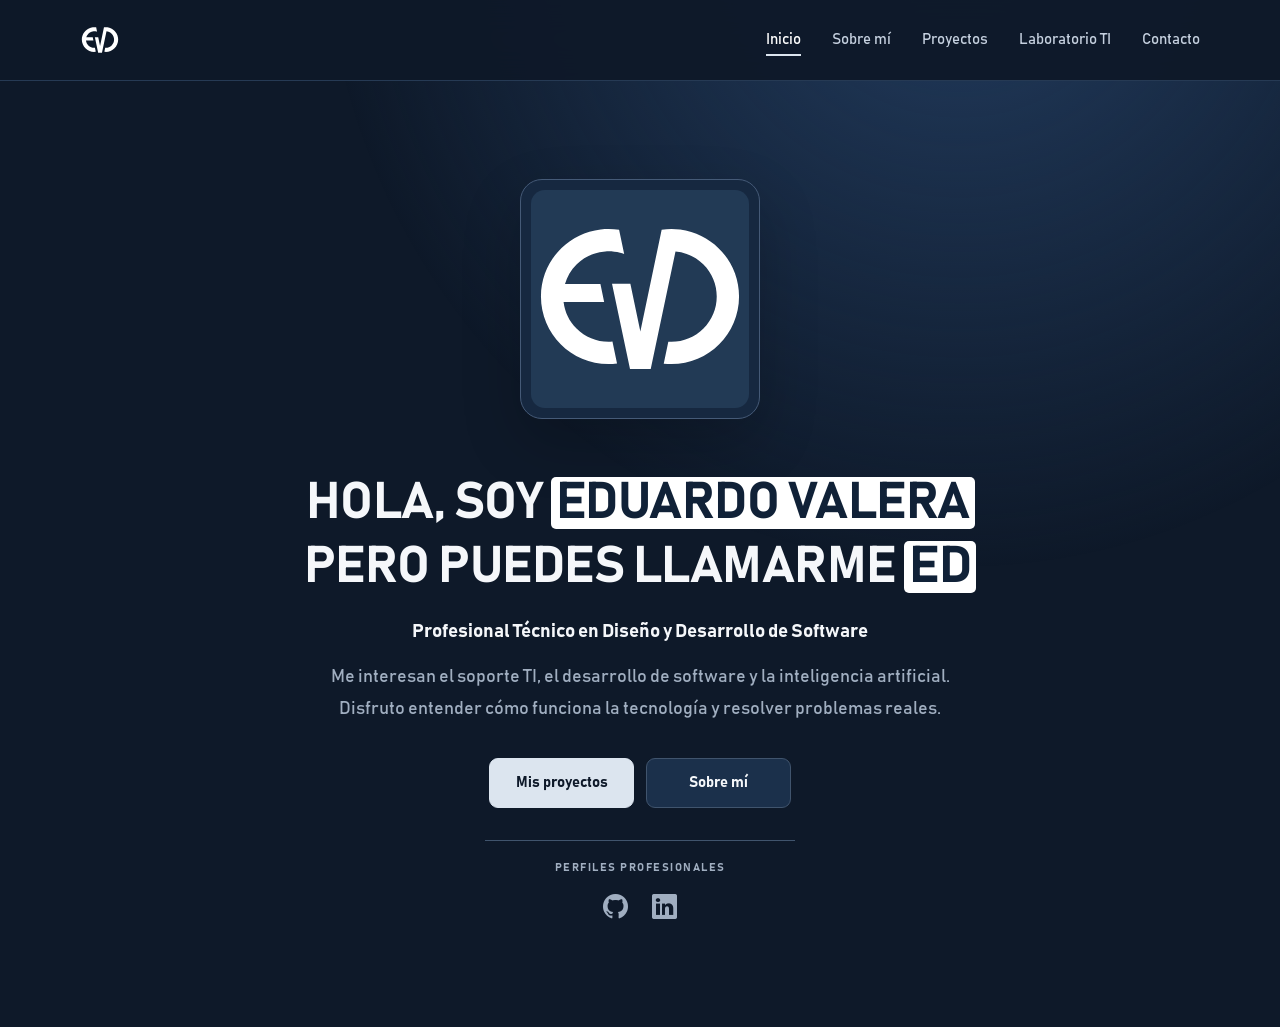
<file: index.html>
<!doctype html>
<html lang="es">

<head>
    <meta charset="utf-8">
    <meta name="viewport" content="width=device-width,initial-scale=1">
    <meta name="theme-color" content="#101e31">
    <meta name="description" content="Portafolio de Eduardo Valera: soporte TI, desarrollo de software y tecnología.">
    <title>Inicio | EdValera</title>

    <link rel="icon" type="image/svg+xml" href="/assets/images/logoed-favicon.svg">
    <link rel="stylesheet" href="/assets/css/styles.css">
    <link rel="stylesheet" href="https://cdn.jsdelivr.net/npm/bootstrap-icons@1.13.1/font/bootstrap-icons.min.css">

    <script defer src="/assets/js/site.js"></script>
</head>

<body>
     <a class="skip-link" href="#contenido">Saltar al contenido</a>
     
    <!-- Encabezado -->
    <header class="site-header">
        <div class="container header-inner">
            <a class="brand" href="/" aria-label="EdValera, ir al inicio">
                <img src="/assets/images/logoed.svg" alt="" width="44" height="44">
            </a>

            <button class="menu-toggle" type="button" aria-label="Abrir menú" aria-controls="main-nav"
                aria-expanded="false">
                <span></span>
                <span></span>
                <span></span>
            </button>

            <!-- Navegación -->
            <nav id="main-nav" class="main-nav" aria-label="Navegación principal">
                <a href="/" aria-current="page">Inicio</a>
                <a href="/sobre-mi/">Sobre mí</a>
                <a href="/proyectos/">Proyectos</a>
                <a href="/laboratorio-ti/">Laboratorio TI</a>
                <a href="/contacto/">Contacto</a>
            </nav>
        </div>
    </header>

    <main id="contenido">

        <!-- Inicio -->
        <section class="hero section">
            <div class="container hero-layout">

                <div class="hero-portrait">
                    <div class="photo-wrap">
                        <img src="/assets/images/logoed.svg" alt="Retrato de Eduardo Valera">
                    </div>
                </div>

                <div class="hero-copy">
                    <h1>
                        Hola, soy <span class="hero-highlight">Eduardo Valera</span><br>
                        <span>Pero puedes llamarme</span>
                        <span class="hero-highlight">Ed</span>
                    </h1>

                    <p class="hero-role">Profesional Técnico en Diseño y Desarrollo de Software</p>

                    <p class="lead">
                        Me interesan el soporte TI, el desarrollo de software y la inteligencia artificial.
                        Disfruto entender cómo funciona la tecnología y resolver problemas reales.
                    </p>

                    <div class="actions">
                        <a class="button primary" href="/proyectos/">
                            Mis proyectos
                        </a>

                        <a class="button quiet" href="/sobre-mi/">
                            Sobre mí
                        </a>
                    </div>

                    <!-- Redes sociales -->
                    <div class="social-section">
                        <span class="social-label">
                            PERFILES PROFESIONALES
                        </span>

                        <div class="hero-links">
                            <a href="https://github.com/edvalera" target="_blank" rel="noopener noreferrer"
                                aria-label="Visitar mi perfil de GitHub">
                                <i class="bi bi-github" aria-hidden="true"></i>
                            </a>

                            <a href="https://www.linkedin.com/in/edvalera/" target="_blank" rel="noopener noreferrer"
                                aria-label="Visitar mi perfil de LinkedIn">
                                <i class="bi bi-linkedin" aria-hidden="true"></i>
                            </a>
                        </div>
                    </div>

                </div>
            </div>
        </section>

    </main>

</body>

</html>
</file>
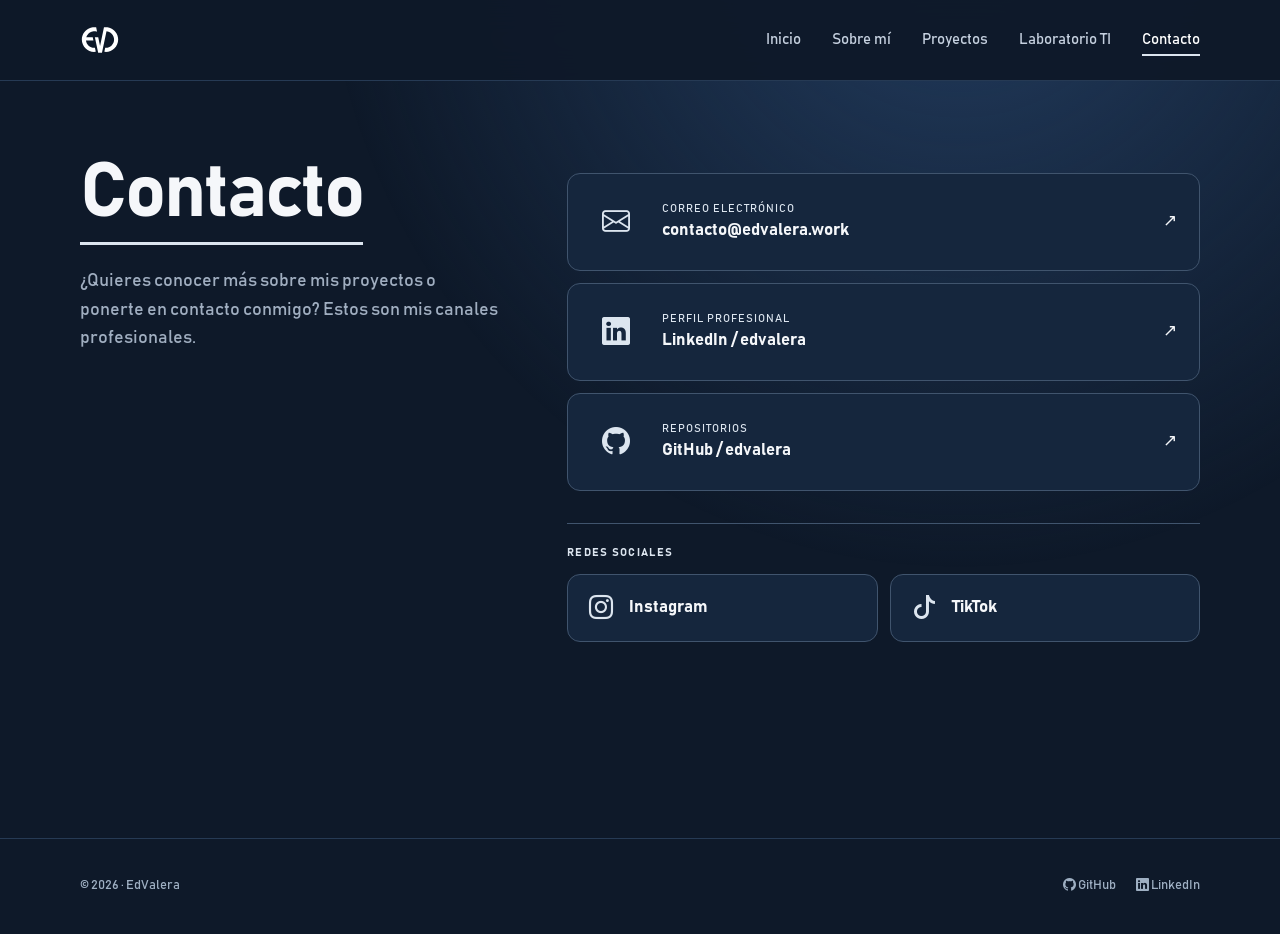
<file: contacto/index.html>
<!doctype html>
<html lang="es">

<head>
    <meta charset="utf-8">
    <meta name="viewport" content="width=device-width,initial-scale=1">
    <meta name="theme-color" content="#101e31">
    <meta name="description" content="Contacto profesional de Eduardo Valera: correo, LinkedIn y GitHub.">
    <title>Contacto | EdValera</title>

    <link rel="icon" type="image/svg+xml" href="/assets/images/logoed-favicon.svg">
    <link rel="stylesheet" href="/assets/css/styles.css">
    <link rel="stylesheet" href="https://cdn.jsdelivr.net/npm/bootstrap-icons@1.13.1/font/bootstrap-icons.min.css">

    <script defer src="/assets/js/site.js"></script>
</head>

<body>
    <a class="skip-link" href="#contenido">Saltar al contenido</a>

    <!-- Encabezado -->
    <header class="site-header">
        <div class="container header-inner">
            <a class="brand" href="/" aria-label="EdValera, ir al inicio">
                <img src="/assets/images/logoed.svg" alt="" width="44" height="44">
            </a>

            <button class="menu-toggle" type="button" aria-label="Abrir menú" aria-controls="main-nav"
                aria-expanded="false">
                <span></span>
                <span></span>
                <span></span>
            </button>

            <!-- Navegación -->
            <nav id="main-nav" class="main-nav" aria-label="Navegación principal">
                <a href="/">Inicio</a>
                <a href="/sobre-mi/">Sobre mí</a>
                <a href="/proyectos/">Proyectos</a>
                <a href="/laboratorio-ti/">Laboratorio TI</a>
                <a href="/contacto/" aria-current="page">Contacto</a>
            </nav>
        </div>
    </header>

    <main id="contenido">

        <!-- Contacto -->
        <section class="section compact-top">
            <div class="container contact-layout">

                <div class="page-intro">
                    <h1>Contacto</h1>

                    <p>¿Quieres conocer más sobre mis proyectos o ponerte en contacto conmigo? Estos son mis canales
                        profesionales.</p>
                </div>

                <!-- Opciones de contacto -->
                <div class="contact-options">

                    <a class="contact-option" id="contact-email">
                        <span class="contact-symbol">
                            <i class="bi bi-envelope"></i>
                        </span>

                        <span>
                            <small>CORREO ELECTRÓNICO</small>
                            <strong id="contact-email-text">Correo electrónico</strong>
                        </span>

                        <span>↗</span>
                    </a>

                    <a class="contact-option" href="https://www.linkedin.com/in/edvalera/" target="_blank"
                        rel="noopener noreferrer">
                        <span class="contact-symbol">
                            <i class="bi bi-linkedin"></i>
                        </span>

                        <span>
                            <small>PERFIL PROFESIONAL</small>
                            <strong>LinkedIn / edvalera</strong>
                        </span>

                        <span>↗</span>
                    </a>

                    <a class="contact-option" href="https://github.com/edvalera" target="_blank"
                        rel="noopener noreferrer">
                        <span class="contact-symbol">
                            <i class="bi bi-github"></i>
                        </span>

                        <span>
                            <small>REPOSITORIOS</small>
                            <strong>GitHub / edvalera</strong>
                        </span>

                        <span>↗</span>
                    </a>

                    <!-- Redes sociales -->
                    <div class="contact-social">
                        <span class="mini-label">REDES SOCIALES</span>

                        <div class="contact-social-grid">

                            <a class="contact-option" href="https://www.instagram.com/edvalera.work/" target="_blank" rel="noopener noreferrer">

                                <span class="contact-symbol">
                                    <i class="bi bi-instagram" aria-hidden="true"></i>
                                </span>

                                <span>
                                    <strong>Instagram</strong>
                                </span>

                            </a>

                            <a class="contact-option" href="https://www.tiktok.com/@edvalera.work" target="_blank" rel="noopener noreferrer">

                                <span class="contact-symbol">
                                    <i class="bi bi-tiktok" aria-hidden="true"></i>
                                </span>

                                <span>
                                    <strong>TikTok</strong>
                                </span>

                            </a>

                        </div>
                    </div>

                </div>
            </div>
        </section>


    </main>

    <!-- Pie de página -->
    <footer class="site-footer">
        <div class="container footer-inner">
            <span>© <span id="year"></span> · EdValera</span>

            <div>
                <a href="https://github.com/edvalera" target="_blank" rel="noopener noreferrer">
                    <i class="bi bi-github"></i> GitHub
                </a>

                <a href="https://www.linkedin.com/in/edvalera/" target="_blank" rel="noopener noreferrer">
                    <i class="bi bi-linkedin"></i> LinkedIn
                </a>
            </div>
        </div>
    </footer>
</body>

</html>
</file>
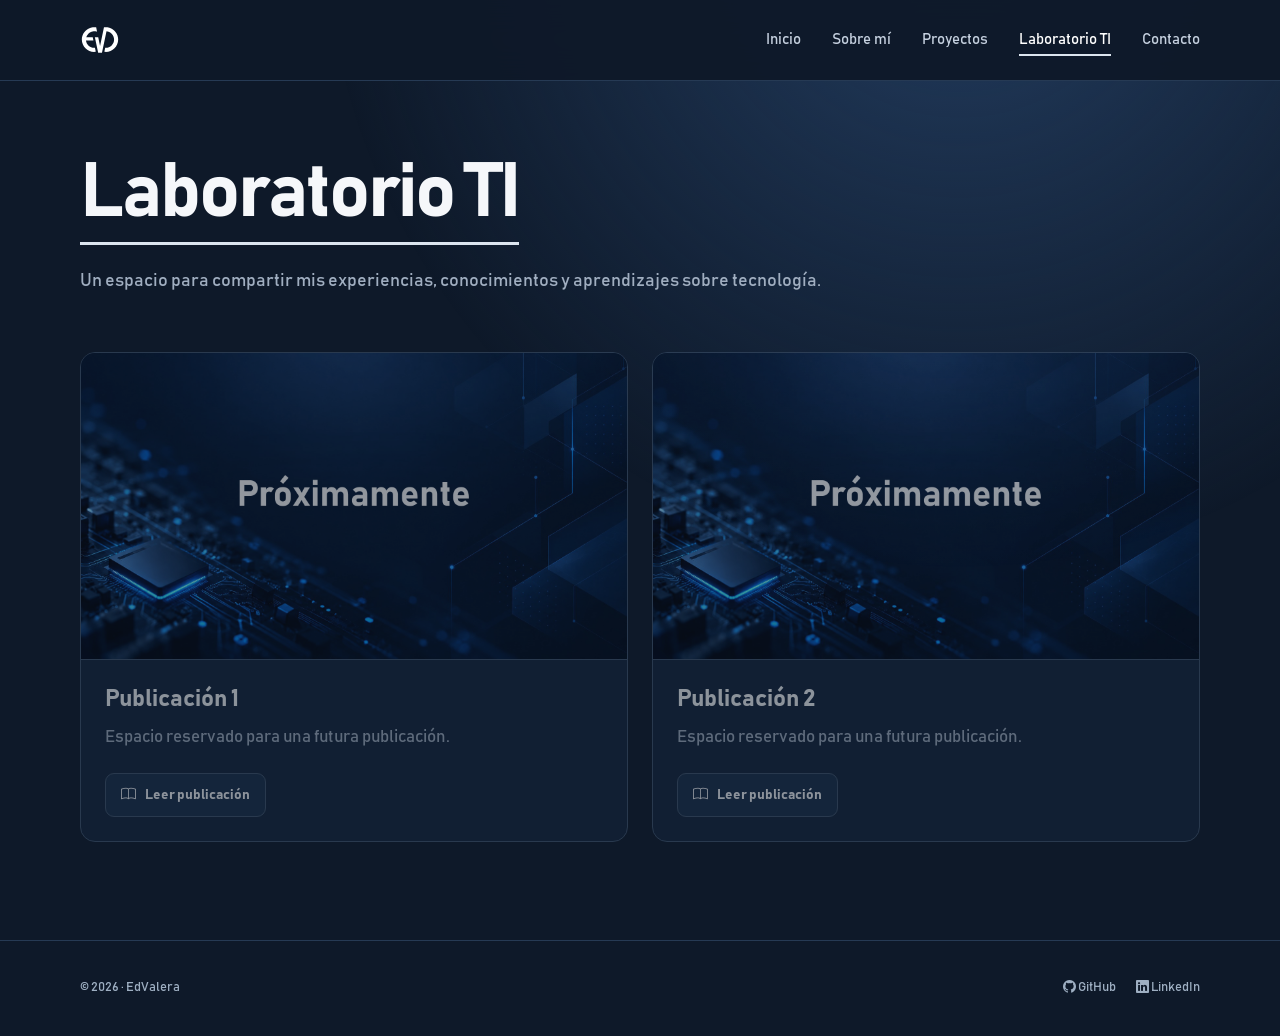
<file: laboratorio-ti/index.html>
<!doctype html>
<html lang="es">

<head>
    <meta charset="utf-8">
    <meta name="viewport" content="width=device-width,initial-scale=1">
    <meta name="theme-color" content="#101e31">
    <meta name="description" content="Experiencias, prácticas y aprendizajes sobre Tecnologías de la Información.">
    <title>Laboratorio TI | EdValera</title>

    <link rel="icon" type="image/svg+xml" href="/assets/images/logoed-favicon.svg">
    <link rel="stylesheet" href="/assets/css/styles.css">
    <link rel="stylesheet" href="https://cdn.jsdelivr.net/npm/bootstrap-icons@1.13.1/font/bootstrap-icons.min.css">

    <script defer src="/assets/js/site.js"></script>
</head>

<body>
    <a class="skip-link" href="#contenido">Saltar al contenido</a>

    <!-- Encabezado -->
    <header class="site-header">
        <div class="container header-inner">
            <a class="brand" href="/" aria-label="EdValera, ir al inicio">
                <img src="/assets/images/logoed.svg" alt="" width="44" height="44">
            </a>

            <button class="menu-toggle" type="button" aria-label="Abrir menú" aria-controls="main-nav"
                aria-expanded="false">
                <span></span>
                <span></span>
                <span></span>
            </button>

            <!-- Navegación -->
            <nav id="main-nav" class="main-nav" aria-label="Navegación principal">
                <a href="/">Inicio</a>
                <a href="/sobre-mi/">Sobre mí</a>
                <a href="/proyectos/">Proyectos</a>
                <a href="/laboratorio-ti/" aria-current="page">Laboratorio TI</a>
                <a href="/contacto/">Contacto</a>
            </nav>
        </div>
    </header>

    <main id="contenido">

        <!-- Laboratorio TI -->
        <section class="section compact-top">
            <div class="container">

                <div class="page-intro">
                    <h1>Laboratorio TI</h1>
                    <p>Un espacio para compartir mis experiencias, conocimientos y aprendizajes sobre tecnología.</p>
                </div>

                <div class="lab-grid">
                    <article class="lab-card">
                        <a class="lab-cover" href="/laboratorio-ti/publicacion-1/" tabindex="-1" aria-label="Leer Publicación 1"><img
                                src="/assets/images/laboratorio-ti/publicacion-1/portada.jpg"
                                alt="Portada de la publicación 1" loading="lazy"></a>
                        <div class="lab-card-body">
                            <h2><a href="/laboratorio-ti/publicacion-1/" tabindex="-1">Publicación 1</a></h2>
                            <p>Espacio reservado para una futura publicación.</p>
                            <a class="button quiet" href="/laboratorio-ti/publicacion-1/" tabindex="-1">
                                <i class="bi bi-book" aria-hidden="true"></i>Leer publicación
                            </a>
                        </div>
                    </article>
                    <article class="lab-card">
                        <a class="lab-cover" href="/laboratorio-ti/publicacion-2/" tabindex="-1" aria-label="Leer Publicación 2"><img
                                src="/assets/images/laboratorio-ti/publicacion-2/portada.jpg"
                                alt="Portada de la publicación 2" loading="lazy"></a>
                        <div class="lab-card-body">
                            <h2><a href="/laboratorio-ti/publicacion-2/" tabindex="-1">Publicación 2</a></h2>
                            <p>Espacio reservado para una futura publicación.</p>
                            <a class="button quiet" href="/laboratorio-ti/publicacion-2/" tabindex="-1">
                                <i class="bi bi-book" aria-hidden="true"></i>Leer publicación
                            </a>

                        </div>
                    </article>
                </div>
            </div>
        </section>

    </main>

    <!-- Pie de página -->
    <footer class="site-footer">
        <div class="container footer-inner">
            <span>© <span id="year"></span> · EdValera</span>

            <div>
                <a href="https://github.com/edvalera" target="_blank" rel="noopener noreferrer">
                    <i class="bi bi-github"></i> GitHub
                </a>

                <a href="https://www.linkedin.com/in/edvalera/" target="_blank" rel="noopener noreferrer">
                    <i class="bi bi-linkedin"></i> LinkedIn
                </a>
            </div>
        </div>
    </footer>
</body>

</html>
</file>
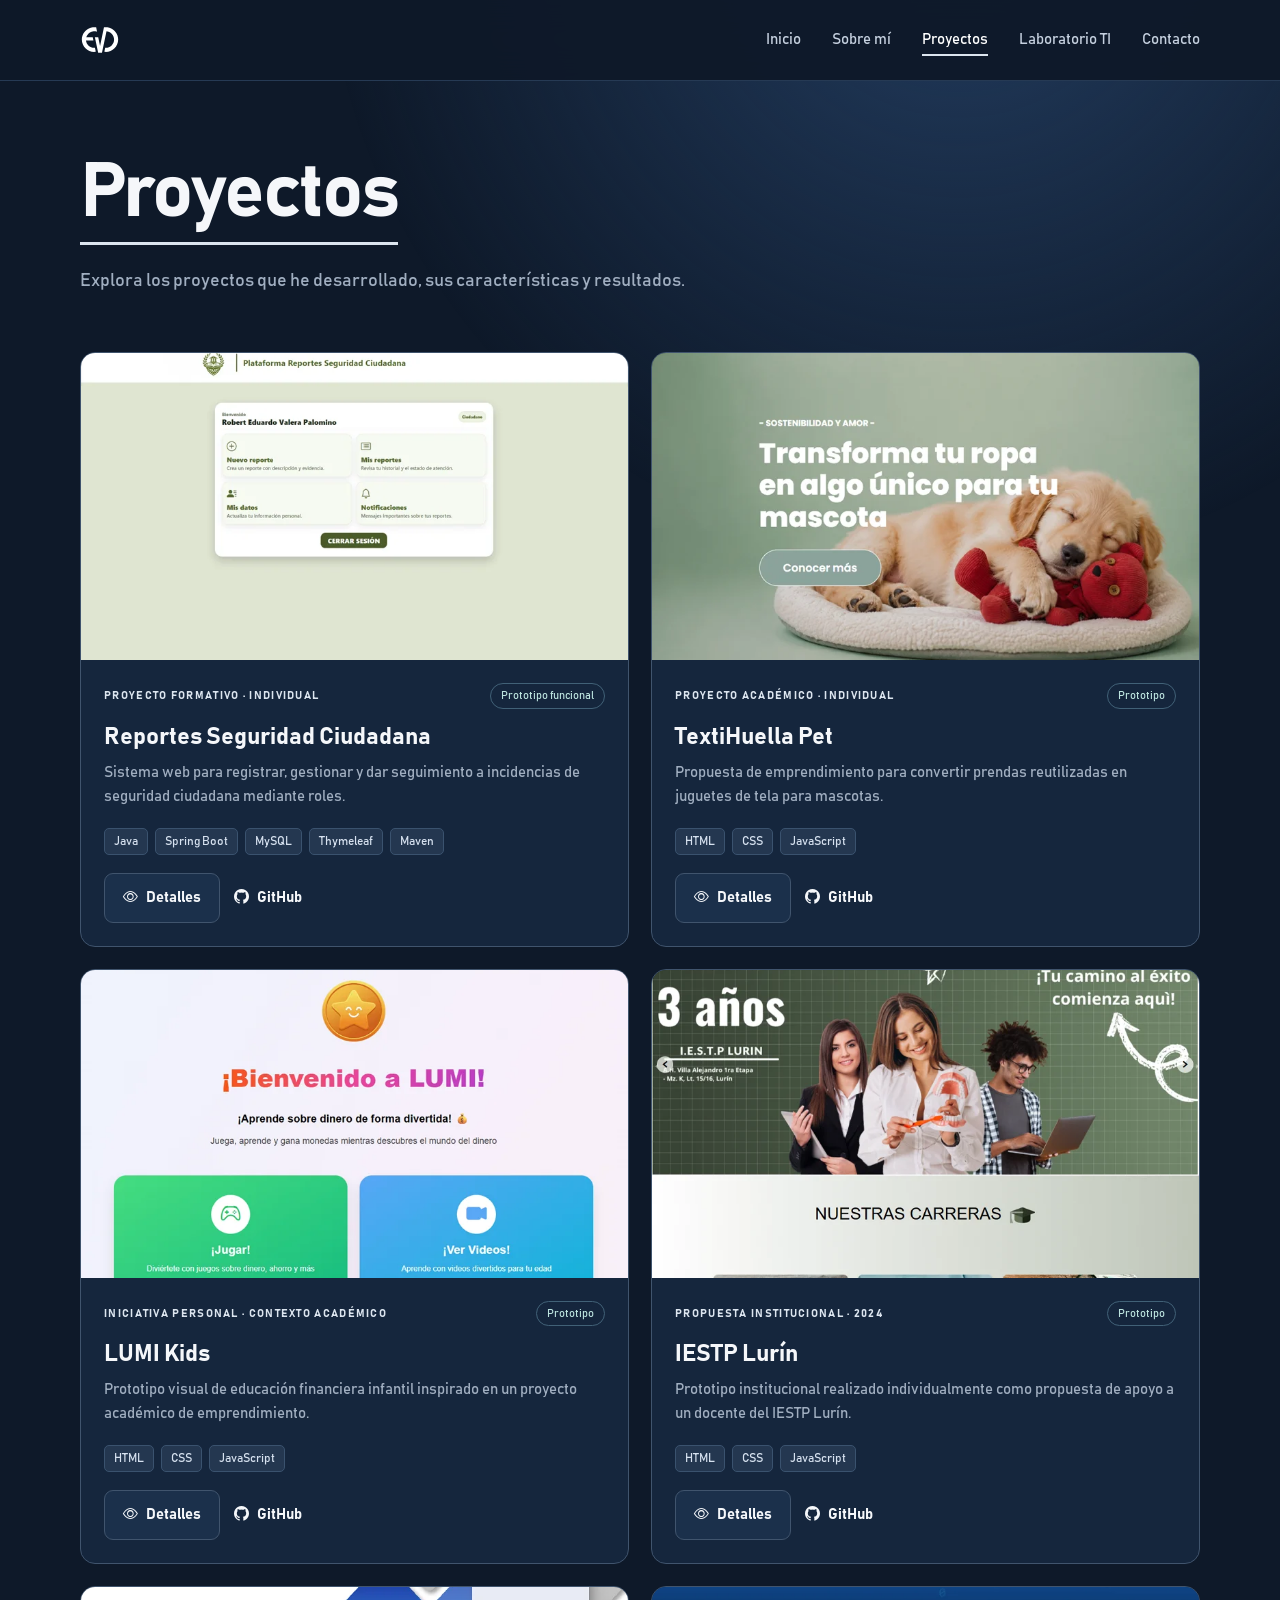
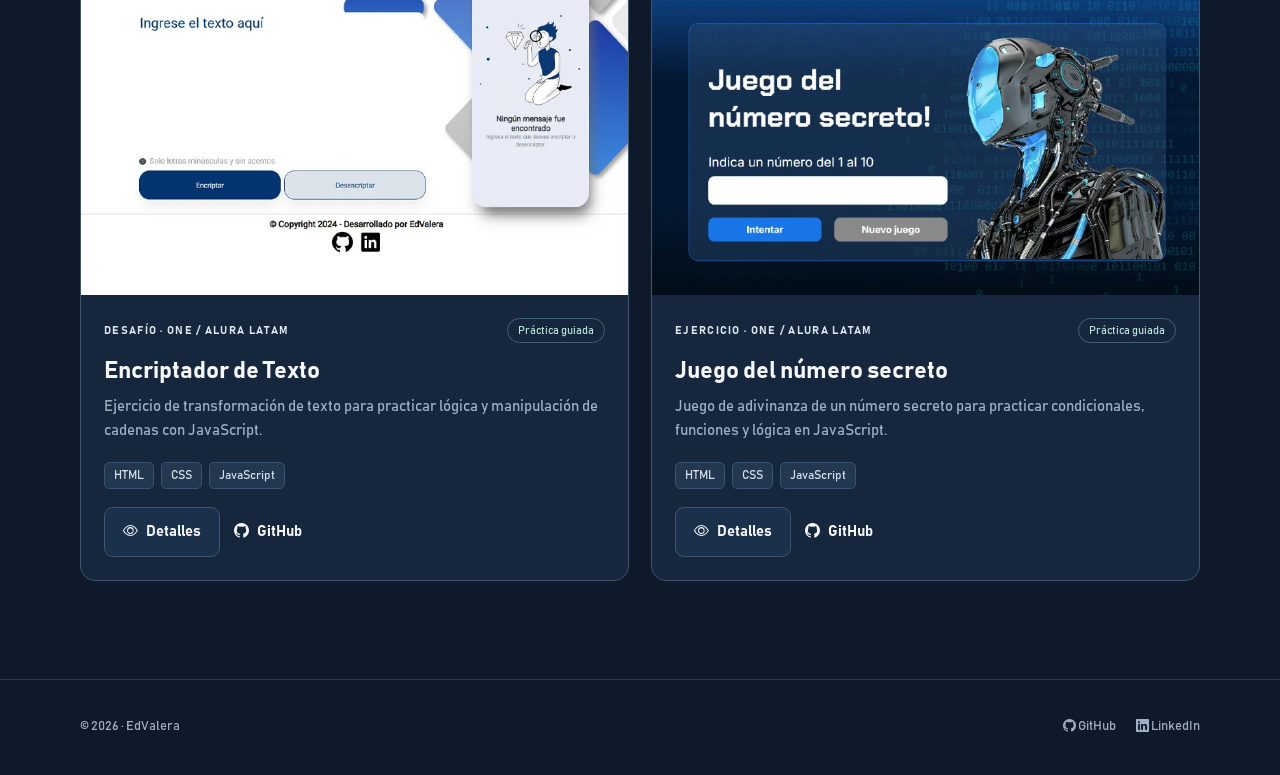
<file: proyectos/index.html>
<!doctype html>
<html lang="es">

<head>
    <meta charset="utf-8">
    <meta name="viewport" content="width=device-width,initial-scale=1">
    <meta name="theme-color" content="#101e31">
    <meta name="description" content="Proyectos de software y prácticas de aprendizaje de Eduardo Valera.">
    <title>Proyectos | EdValera</title>

    <link rel="icon" type="image/svg+xml" href="/assets/images/logoed-favicon.svg">
    <link rel="stylesheet" href="/assets/css/styles.css">
    <link rel="stylesheet" href="https://cdn.jsdelivr.net/npm/bootstrap-icons@1.13.1/font/bootstrap-icons.min.css">

    <script defer src="/assets/js/projects-data.js"></script>
    <script defer src="/assets/js/site.js"></script>
</head>

<body>
    <a class="skip-link" href="#contenido">Saltar al contenido</a>

    <!-- Encabezado -->
    <header class="site-header">
        <div class="container header-inner">
            <a class="brand" href="/" aria-label="EdValera, ir al inicio">
                <img src="/assets/images/logoed.svg" alt="" width="44" height="44">
            </a>

            <button class="menu-toggle" type="button" aria-label="Abrir menú" aria-controls="main-nav"
                aria-expanded="false">
                <span></span>
                <span></span>
                <span></span>
            </button>

            <!-- Navegación -->
            <nav id="main-nav" class="main-nav" aria-label="Navegación principal">
                <a href="/">Inicio</a>
                <a href="/sobre-mi/">Sobre mí</a>
                <a href="/proyectos/" aria-current="page">Proyectos</a>
                <a href="/laboratorio-ti/">Laboratorio TI</a>
                <a href="/contacto/">Contacto</a>
            </nav>
        </div>
    </header>

    <main id="contenido">

        <!-- Proyectos -->
        <section class="section compact-top">
            <div class="container">
                <div class="page-intro">
                    <h1>Proyectos</h1>
                    <p>Explora los proyectos que he desarrollado, sus características y resultados.</p>
                </div>

                <!-- Lista de proyectos -->
                <div class="projects-grid" id="projectsGrid"></div>

                <p class="empty-state" id="projectsEmpty" hidden>
                    No hay proyectos disponibles.
                </p>
            </div>
        </section>

        <!-- Detalles del proyecto -->
        <dialog class="project-dialog" id="projectDialog" aria-labelledby="dialogTitle">
            <button type="button" class="dialog-close" id="closeDialog" aria-label="Cerrar detalles">✕</button>
            <div id="dialogContent"></div>
        </dialog>

    </main>

    <!-- Pie de página -->
    <footer class="site-footer">
        <div class="container footer-inner">
            <span>© <span id="year"></span> · EdValera</span>

            <div>
                <a href="https://github.com/edvalera" target="_blank" rel="noopener noreferrer">
                    <i class="bi bi-github"></i> GitHub
                </a>

                <a href="https://www.linkedin.com/in/edvalera/" target="_blank" rel="noopener noreferrer">
                    <i class="bi bi-linkedin"></i> LinkedIn
                </a>
            </div>
        </div>
    </footer>
</body>

</html>
</file>
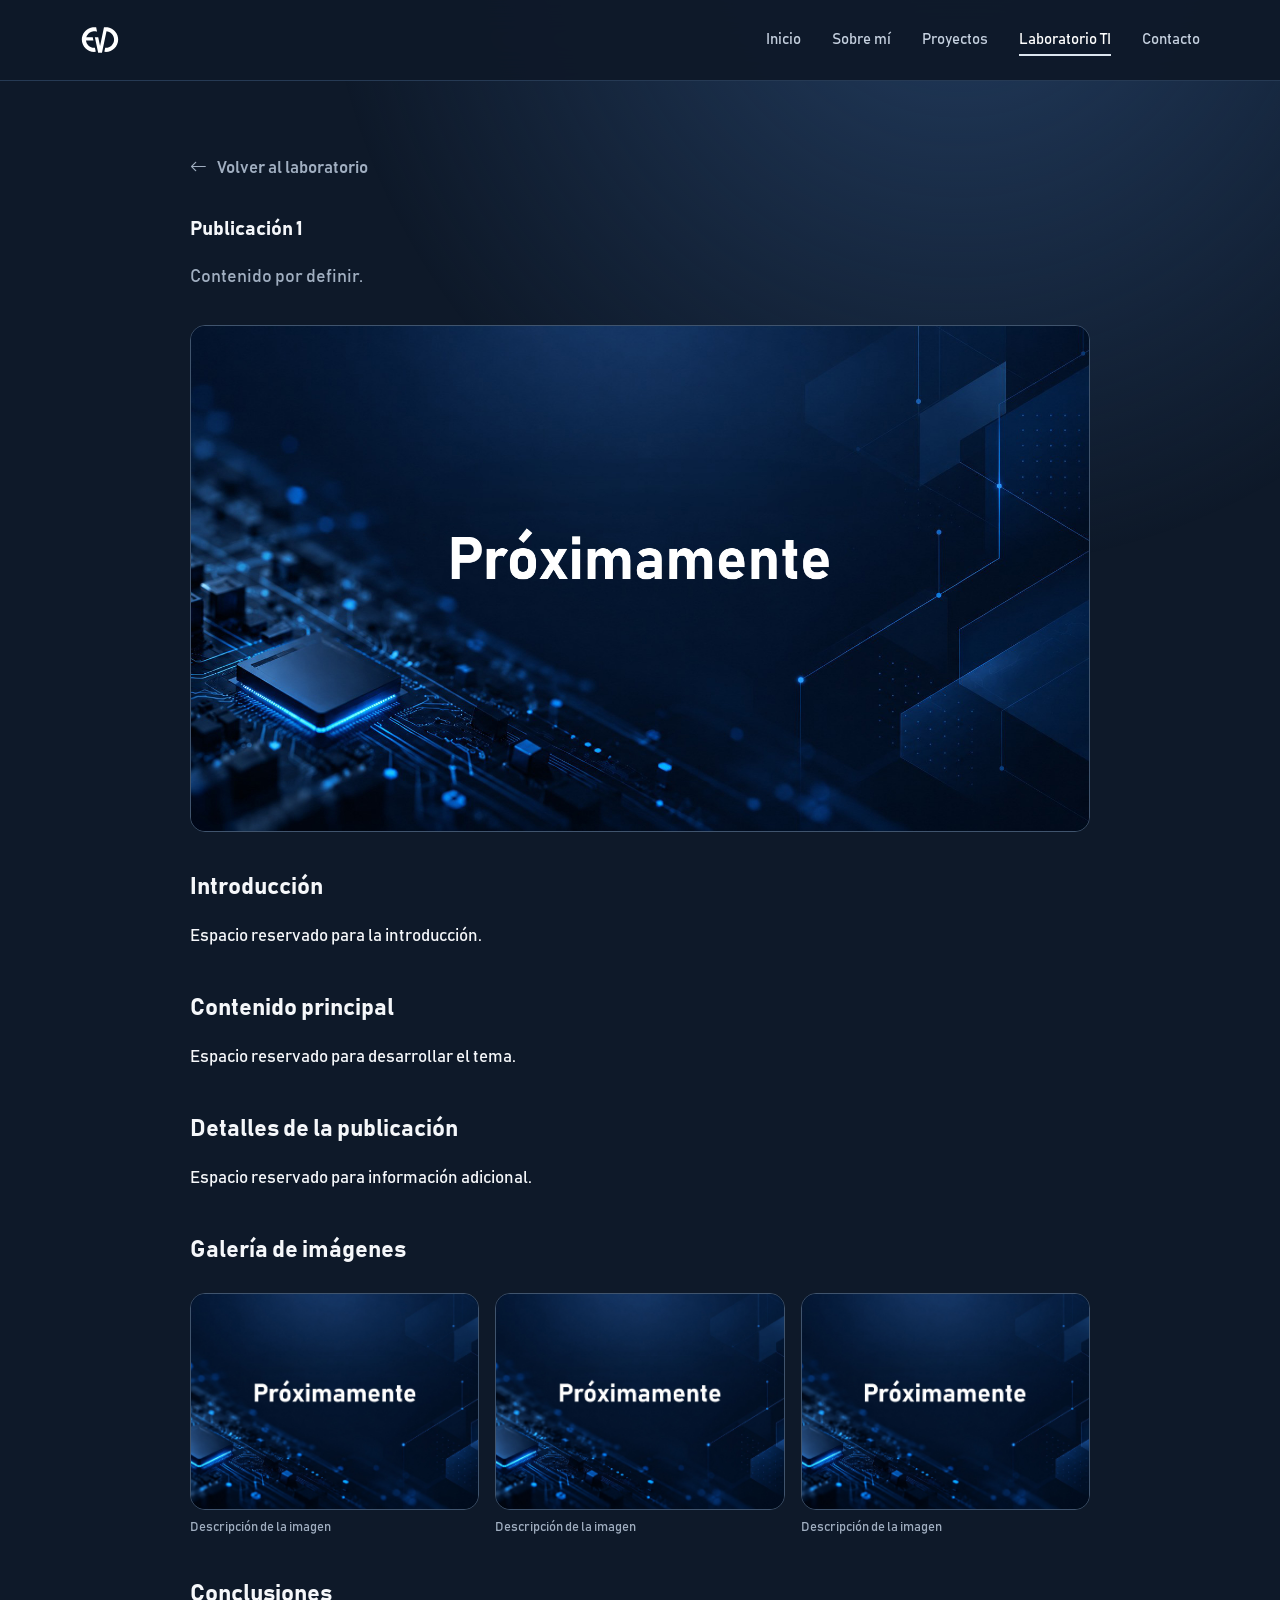
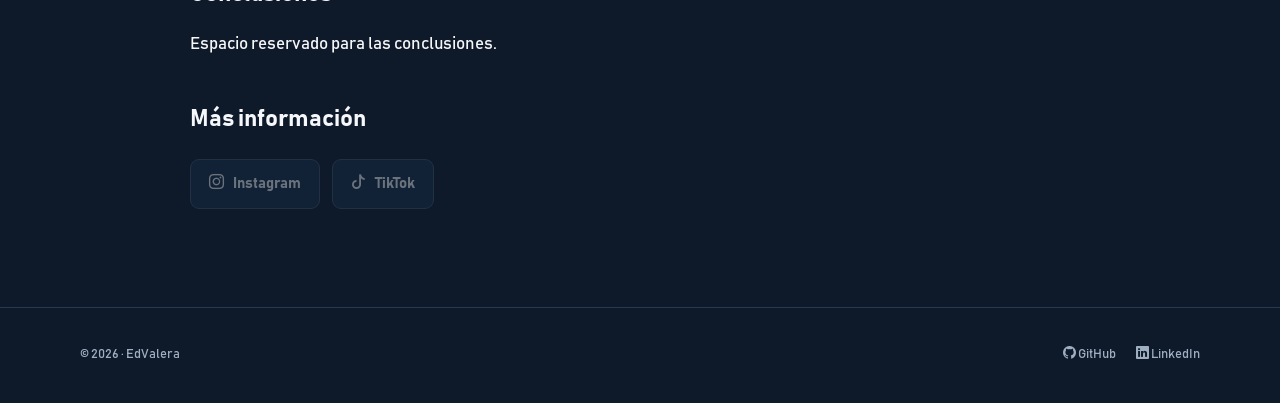
<file: laboratorio-ti/publicacion-1/index.html>
<!doctype html>
<html lang="es">

<head>
    <meta charset="utf-8">
    <meta name="viewport" content="width=device-width,initial-scale=1">
    <meta name="theme-color" content="#101e31">
    <meta name="description" content="Espacio para la publicación 1 del Laboratorio TI.">
    <title>Publicación 1 | EdValera</title>

    <link rel="icon" type="image/svg+xml" href="/assets/images/logoed-favicon.svg">
    <link rel="stylesheet" href="/assets/css/styles.css">
    <link rel="stylesheet" href="https://cdn.jsdelivr.net/npm/bootstrap-icons@1.13.1/font/bootstrap-icons.min.css">

    <script defer src="/assets/js/site.js"></script>
</head>

<body>
    <a class="skip-link" href="#contenido">Saltar al contenido</a>

    <!-- Encabezado -->
    <header class="site-header">
        <div class="container header-inner">
            <a class="brand" href="/" aria-label="EdValera, ir al inicio">
                <img src="/assets/images/logoed.svg" alt="" width="44" height="44">
            </a>

            <button class="menu-toggle" type="button" aria-label="Abrir menú" aria-controls="main-nav"
                aria-expanded="false">
                <span></span>
                <span></span>
                <span></span>
            </button>

            <!-- Navegación -->
            <nav id="main-nav" class="main-nav" aria-label="Navegación principal">
                <a href="/">Inicio</a>
                <a href="/sobre-mi/">Sobre mí</a>
                <a href="/proyectos/">Proyectos</a>
                <a href="/laboratorio-ti/" aria-current="page">Laboratorio TI</a>
                <a href="/contacto/">Contacto</a>
            </nav>
        </div>
    </header>

    <main id="contenido">


        <!-- Publicación 1: plantilla de contenido -->
        <section class="section compact-top">
            <div class="container">

                <article class="lab-article">

                    <a class="lab-back" href="/laboratorio-ti/">
                        <i class="bi bi-arrow-left" aria-hidden="true"></i>
                        Volver al laboratorio
                    </a>

                    <header class="lab-article-header">
                        <h1>Publicación 1</h1>

                        <p>Contenido por definir.</p>
                    </header>

                    <figure class="lab-article-cover">
                        <img src="/assets/images/laboratorio-ti/publicacion-1/portada.jpg"
                            alt="Imagen de ejemplo de la publicación 1">
                    </figure>

                    <div class="lab-article-content">

                        <h2>Introducción</h2>

                        <p>Espacio reservado para la introducción.</p>

                        <h2>Contenido principal</h2>

                        <p>Espacio reservado para desarrollar el tema.</p>

                        <h2>Detalles de la publicación</h2>

                        <p>Espacio reservado para información adicional.</p>

                        <!-- Galería de imágenes -->
                        <h2>Galería de imágenes</h2>

                        <div class="lab-gallery">

                            <figure>
                                <img src="/assets/images/laboratorio-ti/publicacion-1/galeria-1.jpg"
                                    alt="Imagen de ejemplo de la publicación 1" loading="lazy">
                                <figcaption>Descripción de la imagen</figcaption>
                            </figure>

                            <figure>
                                <img src="/assets/images/laboratorio-ti/publicacion-1/galeria-2.jpg"
                                    alt="Imagen de ejemplo de la publicación 1" loading="lazy">
                                <figcaption>Descripción de la imagen</figcaption>
                            </figure>

                            <figure>
                                <img src="/assets/images/laboratorio-ti/publicacion-1/galeria-3.jpg"
                                    alt="Imagen de ejemplo de la publicación 1" loading="lazy">
                                <figcaption>Descripción de la imagen</figcaption>
                            </figure>

                        </div>

                        <h2>Conclusiones</h2>
                        <p>Espacio reservado para las conclusiones.</p>

                        <div class="lab-video">
                            <h2>Más información</h2>
                            <div class="lab-social">
                                <!-- Agregar href="URL" -->
                                <a class="button quiet" target="_blank" rel="noopener noreferrer" aria-disabled="true">
                                    <i class="bi bi-instagram" aria-hidden="true"></i>
                                    Instagram
                                </a>
                                <a class="button quiet" target="_blank" rel="noopener noreferrer" aria-disabled="true">
                                    <i class="bi bi-tiktok" aria-hidden="true"></i>
                                    TikTok
                                </a>
                            </div>
                        </div>

                    </div>

                </article>

            </div>
        </section>
    </main>

    <!-- Pie de página -->
    <footer class="site-footer">
        <div class="container footer-inner">
            <span>© <span id="year"></span> · EdValera</span>

            <div>
                <a href="https://github.com/edvalera" target="_blank" rel="noopener noreferrer">
                    <i class="bi bi-github"></i> GitHub
                </a>

                <a href="https://www.linkedin.com/in/edvalera/" target="_blank" rel="noopener noreferrer">
                    <i class="bi bi-linkedin"></i> LinkedIn
                </a>
            </div>
        </div>
    </footer>
</body>

</html>
</file>
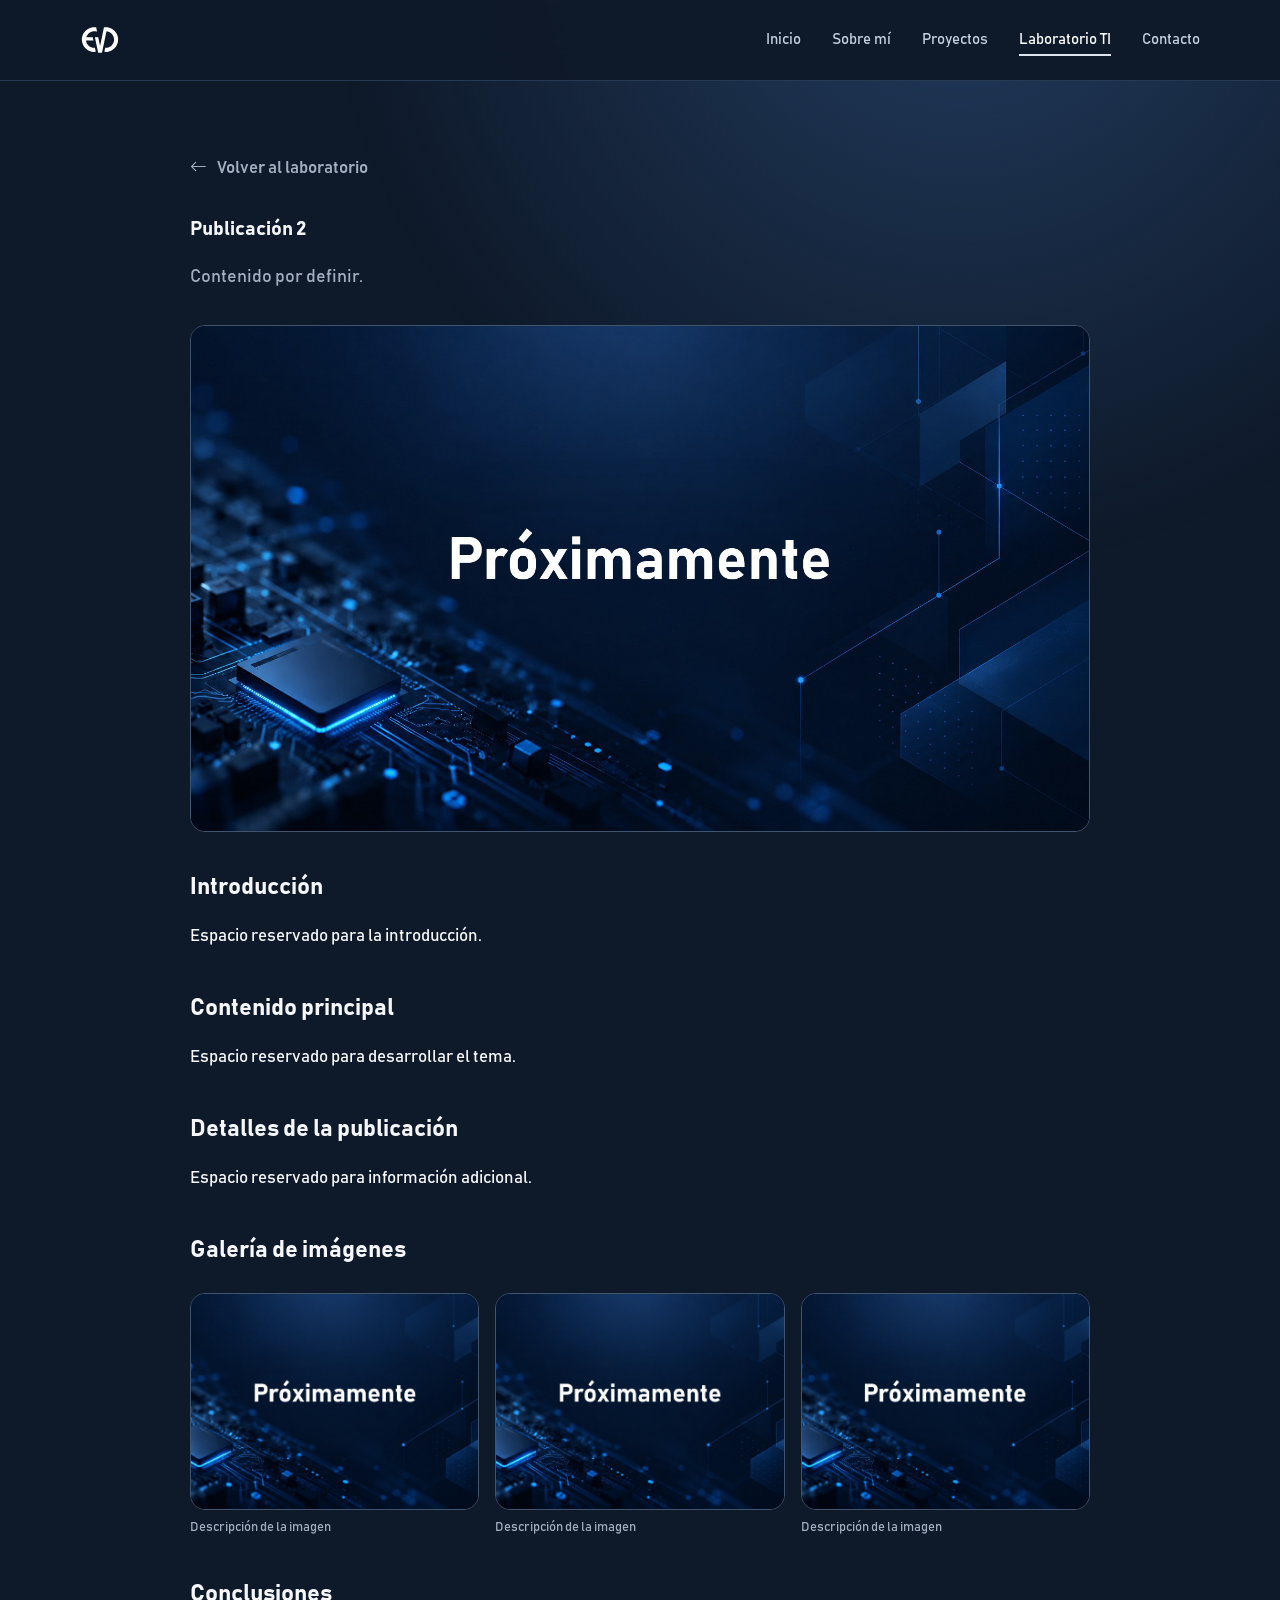
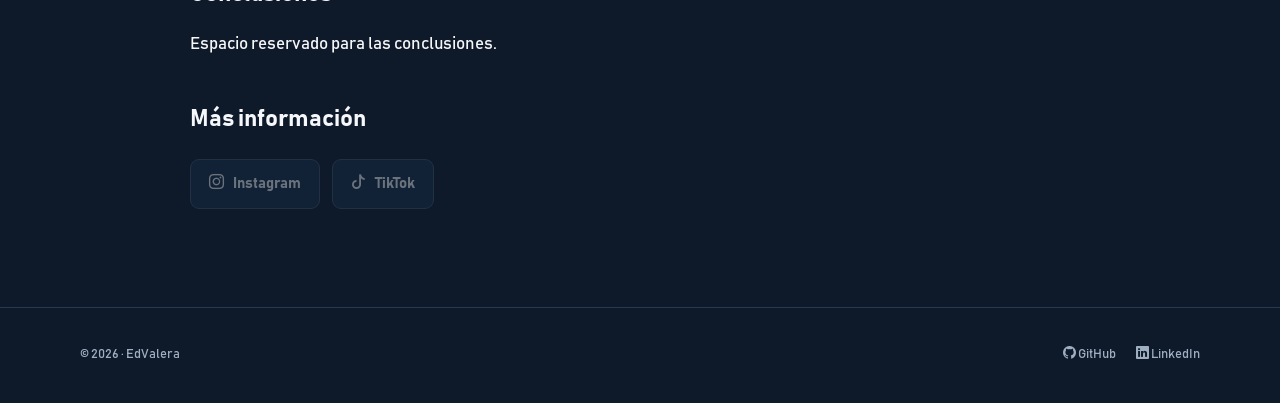
<file: laboratorio-ti/publicacion-2/index.html>
<!doctype html>
<html lang="es">

<head>
    <meta charset="utf-8">
    <meta name="viewport" content="width=device-width,initial-scale=1">
    <meta name="theme-color" content="#101e31">
    <meta name="description" content="Espacio para la publicación 2 del Laboratorio TI.">
    <title>Publicación 2 | EdValera</title>

    <link rel="icon" type="image/svg+xml" href="/assets/images/logoed-favicon.svg">
    <link rel="stylesheet" href="/assets/css/styles.css">
    <link rel="stylesheet" href="https://cdn.jsdelivr.net/npm/bootstrap-icons@1.13.1/font/bootstrap-icons.min.css">

    <script defer src="/assets/js/site.js"></script>
</head>

<body>
    <a class="skip-link" href="#contenido">Saltar al contenido</a>

    <!-- Encabezado -->
    <header class="site-header">
        <div class="container header-inner">
            <a class="brand" href="/" aria-label="EdValera, ir al inicio">
                <img src="/assets/images/logoed.svg" alt="" width="44" height="44">
            </a>

            <button class="menu-toggle" type="button" aria-label="Abrir menú" aria-controls="main-nav"
                aria-expanded="false">
                <span></span>
                <span></span>
                <span></span>
            </button>

            <!-- Navegación -->
            <nav id="main-nav" class="main-nav" aria-label="Navegación principal">
                <a href="/">Inicio</a>
                <a href="/sobre-mi/">Sobre mí</a>
                <a href="/proyectos/">Proyectos</a>
                <a href="/laboratorio-ti/" aria-current="page">Laboratorio TI</a>
                <a href="/contacto/">Contacto</a>
            </nav>
        </div>
    </header>


    <main id="contenido">

        <!-- Publicación 2: plantilla de contenido -->
        <section class="section compact-top">
            <div class="container">

                <article class="lab-article">

                    <a class="lab-back" href="/laboratorio-ti/">
                        <i class="bi bi-arrow-left" aria-hidden="true"></i>
                        Volver al laboratorio
                    </a>

                    <header class="lab-article-header">
                        <h1>Publicación 2</h1>

                        <p>Contenido por definir.</p>
                    </header>

                    <figure class="lab-article-cover">
                        <img src="/assets/images/laboratorio-ti/publicacion-2/portada.jpg"
                            alt="Imagen de ejemplo de la publicación 2">
                    </figure>

                    <div class="lab-article-content">

                        <h2>Introducción</h2>

                        <p>Espacio reservado para la introducción.</p>

                        <h2>Contenido principal</h2>

                        <p>Espacio reservado para desarrollar el tema.</p>

                        <h2>Detalles de la publicación</h2>

                        <p>Espacio reservado para información adicional.</p>

                        <!-- Galería de imágenes -->
                        <h2>Galería de imágenes</h2>

                        <div class="lab-gallery">

                            <figure>
                                <img src="/assets/images/laboratorio-ti/publicacion-2/galeria-1.jpg"
                                    alt="Imagen de ejemplo de la publicación 2" loading="lazy">
                                <figcaption>Descripción de la imagen</figcaption>
                            </figure>

                            <figure>
                                <img src="/assets/images/laboratorio-ti/publicacion-2/galeria-2.jpg"
                                    alt="Imagen de ejemplo de la publicación 2" loading="lazy">
                                <figcaption>Descripción de la imagen</figcaption>
                            </figure>

                            <figure>
                                <img src="/assets/images/laboratorio-ti/publicacion-2/galeria-3.jpg"
                                    alt="Imagen de ejemplo de la publicación 2" loading="lazy">
                                <figcaption>Descripción de la imagen</figcaption>
                            </figure>

                        </div>

                        <h2>Conclusiones</h2>
                        <p>Espacio reservado para las conclusiones.</p>

                        <div class="lab-video">
                            <h2>Más información</h2>

                            <div class="lab-social">
                                <!-- Agregar href="URL"-->
                                <a class="button quiet" target="_blank" rel="noopener noreferrer" aria-disabled="true">
                                    <i class="bi bi-instagram" aria-hidden="true"></i>
                                    Instagram
                                </a>
                                <a class="button quiet" target="_blank" rel="noopener noreferrer" aria-disabled="true">
                                    <i class="bi bi-tiktok" aria-hidden="true"></i>
                                    TikTok
                                </a>
                            </div>
                        </div>

                    </div>

                </article>

            </div>
        </section>

    </main>


    <!-- Pie de página -->
    <footer class="site-footer">
        <div class="container footer-inner">
            <span>© <span id="year"></span> · EdValera</span>

            <div>
                <a href="https://github.com/edvalera" target="_blank" rel="noopener noreferrer">
                    <i class="bi bi-github"></i> GitHub
                </a>

                <a href="https://www.linkedin.com/in/edvalera/" target="_blank" rel="noopener noreferrer">
                    <i class="bi bi-linkedin"></i> LinkedIn
                </a>
            </div>
        </div>
    </footer>
</body>

</html>
</file>
<file: assets/css/styles.css>
/* Fuente */
@font-face {
    font-family: Bahnschrift;
    src: url('../fonts/BAHNSCHRIFT.TTF') format('truetype');
    font-display: swap;
}

/* Variables */
:root {
    --bg: #0e1929;
    --surface: #15263d;
    --surface2: #1b304b;
    --line: #40546d;
    --text: #f5f7fa;
    --muted: #a0aec0;
    --accent: #dce5ef;
    --aqua: #8cd3cb;
    --page: 1120px;
    --radius: 15px;
}

/* Estilos generales */
* {
    box-sizing: border-box;
}

html {
    scroll-behavior: smooth;
}

/* Desplazamiento entre secciones */
#conocimientos,
#formacion {
    scroll-margin-top: 80px;
}

body {
    margin: 0;
    background: var(--bg);
    color: var(--text);
    font: 17px/1.6 Bahnschrift, 'Segoe UI', Arial, sans-serif;
}

body::before {
    content: '';
    position: fixed;
    inset: 0;
    z-index: -1;
    pointer-events: none;
    background: radial-gradient(ellipse at 75% -10%, #233d60 0%, transparent 47%);
}

a {
    color: inherit;
}

a:hover {
    color: var(--accent);
}

button {
    font: inherit;
}

img {
    display: block;
    max-width: 100%;
}

.container {
    width: min(calc(100% - 48px), var(--page));
    margin-inline: auto;
}

.skip-link {
    position: absolute;
    top: -80px;
    left: 12px;
    padding: 8px 16px;
    background: white;
    color: #111;
    z-index: 50;
}

.skip-link:focus {
    top: 12px;
}

/* Encabezado */
.site-header {
    position: sticky;
    top: 0;
    z-index: 20;
    background: rgba(14, 25, 41, .95);
    border-bottom: 1px solid #263a54;
    backdrop-filter: blur(16px);
}

.header-inner {
    height: 80px;
    display: flex;
    justify-content: space-between;
    align-items: center;
    gap: 20px;
}

.brand {
    display: flex;
    align-items: center;
    gap: 12px;
    text-decoration: none;
    font-size: 21px;
    font-weight: 700;
    letter-spacing: -.6px;
}

.brand img {
    width: 40px;
    height: 40px;
}

.period {
    color: var(--accent);
}

.main-nav {
    display: flex;
    gap: 31px;
    align-items: center;
}

.main-nav a {
    font-size: 15px;
    text-decoration: none;
    color: #c5d0df;
    transition: color .15s;
}

.main-nav a:hover,
.main-nav a[aria-current] {
    color: white;
}

.main-nav a[aria-current] {
    text-decoration: underline;
    text-decoration-color: var(--accent);
    text-underline-offset: 10px;
    text-decoration-thickness: 2px;
}

.menu-toggle {
    display: none;
}

/* Secciones */
.section {
    padding: 98px 0;
}

.compact-top {
    padding-top: 74px;
}

.section-tinted {
    background: rgba(30, 51, 77, .36);
    border-block: 1px solid #243852;
}

.eyebrow,
.mini-label {
    display: inline-block;
    font-size: 12px;
    color: var(--accent);
    font-weight: 700;
    letter-spacing: 2px;
    text-transform: uppercase;
}

.mini-label {
    letter-spacing: 1.3px;
    font-size: 11px;
}

/* Inicio */
.hero {
    min-height: 680px;
    display: flex;
    align-items: center;
}

.hero-layout {
    display: flex;
    flex-direction: column;
    align-items: center;
    gap: 30px;
    text-align: center;
}

.hero-portrait {
    width: min(240px, 100%);
}

.hero .lead {
    margin-inline: auto;
}

.hero .actions,
.hero .hero-links {
    justify-content: center;
}

.hero h1 {
    font-size: clamp(18px, 4vw, 52px);
    line-height: 1.25;
    letter-spacing: -0.5px;
    margin: 22px 0 18px;
    text-transform: uppercase;
    text-align: center;
    text-wrap: balance;
}

.hero h1 .hero-highlight {
    background: white;
    color: #102137;
    padding: 0 5px;
    border-radius: 5px;
}

.hero-links i {
    font-size: 25px;
    color: var(--muted);
    transition: color .2s ease;
}

.hero-links a:hover i,
.hero-links a:focus-visible i {
    color: var(--text);
}

.hero-role {
    font-weight: 700;
    font-size: 19px;
    margin: 0 0 15px;
}

.lead {
    color: var(--muted);
    font-size: 18px;
    line-height: 1.75;
    max-width: 625px;
    margin: 0;
}

.actions {
    display: flex;
    gap: 12px;
    flex-wrap: wrap;
    margin-top: 33px;
}

.hero .actions .button {
    width: 145px;
    min-height: 50px;
    text-align: center;
}

.button {
    display: inline-flex;
    align-items: center;
    justify-content: center;
    gap: 16px;
    border: 1px solid var(--line);
    border-radius: 9px;
    padding: 12px 18px;
    text-decoration: none;
    font-size: 15px;
    font-weight: 700;
    transition: background .15s, transform .15s;
}

.button:hover {
    transform: translateY(-2px);
}

.button.primary {
    background: var(--accent);
    color: var(--bg);
    border-color: var(--accent);
}

.button.primary:hover {
    background: var(--text);
    border-color: var(--text);
    color: var(--bg);
}

.button.quiet {
    background: var(--surface2);
    color: var(--text);
    border-color: var(--line);
}

.button.quiet:hover {
    background: var(--surface);
    border-color: var(--accent);
    color: var(--text);
}

.hero-links {
    display: flex;
    justify-content: center;
    align-items: center;
    gap: 24px;
    margin-top: 28px;
}

.hero-links a,
.text-link {
    text-decoration: none;
    font-size: 14px;
    font-weight: 700;
    color: #bad8fa;
}

.social-section {
    width: min(310px, 100%);
    margin: 32px auto 0;
    padding-top: 18px;
    border-top: 1px solid var(--line);
    text-align: center;
}

.social-label {
    display: block;
    font-size: 11px;
    font-weight: 700;
    letter-spacing: 1.5px;
    color: var(--muted);
}

.social-section .hero-links {
    margin-top: 12px;
    justify-content: center;
}

.photo-wrap {
    border: 1px solid #455a77;
    border-radius: 22px;
    padding: 10px;
    background: #162840;
    box-shadow: 0 24px 60px #0003;
}

.photo-wrap img {
    border-radius: 14px;
    aspect-ratio: 1/1;
    object-fit: cover;
    background: #223a55;
}

/* Elementos compartidos */
.section-heading {
    max-width: 650px;
    margin-bottom: 33px;
}

.section-heading h2 {
    font-size: clamp(29px, 3.3vw, 42px);
    letter-spacing: -1px;
    line-height: 1.18;
    margin: 12px 0;
}

.section-heading p {
    color: var(--muted);
    margin: 0;
}

.area-number {
    font-size: 11px;
    font-weight: 700;
    letter-spacing: 1.3px;
    color: var(--aqua);
}

/* Pie de página */
.site-footer {
    border-top: 1px solid #263a54;
}

.footer-inner {
    min-height: 95px;
    display: flex;
    justify-content: space-between;
    align-items: center;
    gap: 20px;
    color: #9eafc2;
    font-size: 13px;
}

.footer-inner>div {
    display: flex;
    gap: 20px;
}

.footer-inner a {
    text-decoration: none;
}

/* Títulos de páginas */
.page-intro {
    max-width: 850px;
    margin-bottom: 56px;
}

.page-intro h1 {
    display: table;
    width: fit-content;

    font-size: clamp(50px, 6vw, 76px);
    letter-spacing: -2px;
    line-height: 1.05;

    margin: 0 0 22px;
    padding-bottom: 7px;

    border-bottom: 3px solid var(--accent);
}

.page-intro p {
    font-size: 18px;
    color: var(--muted);
    max-width: 750px;
    margin: 0;
}

/* Sobre mí */
.about-layout {
    display: grid;
    grid-template-columns: 1.25fr .65fr;
    align-items: center;
    gap: 90px;
}

.about-story h2 {
    font-size: 29px;
    margin: 0 0 16px;
}

.about-story p {
    color: #d0dae7;
    line-height: 1.85;
    margin: 0 0 17px;
    text-align: left;
}

.about-photo {
    max-width: 320px;
    justify-self: center;
    width: 100%;
    border: 1px solid #455a77;
    border-radius: 22px;
    padding: 10px;
    background: #162840;
    box-shadow: 0 24px 60px #0003;
}

.about-photo img {
    display: block;
    width: 100%;
    border-radius: 14px;
    aspect-ratio: 1/1;
    object-fit: cover;
    background: #223a55;
}

.photo-note {
    font-size: 10px;
    text-align: center;
    letter-spacing: 1px;
    color: var(--muted);
    padding: 13px 0 4px;
}



/* Habilidades técnicas */

/* Tarjetas principales */
.skills-groups {
    display: grid;
    grid-template-columns: repeat(3, minmax(0, 1fr));
    gap: 18px;
}

/* Estilo compartido de tarjetas */
.skill-group {
    min-width: 0;
    padding: 26px;
    background: var(--surface);
    border: 1px solid var(--line);
    border-radius: var(--radius);
}

.skill-group h3 {
    margin: 0 0 24px;
    font-size: 23px;
    line-height: 1.3;
    color: var(--text);
}

/* Lista de Soporte TI */
.skill-list {
    margin: 0;
    padding-left: 20px;
    color: #d2ddeb;
    font-size: 15px;
    line-height: 1.8;
}

.skill-list li {
    padding-bottom: 10px;
}

/* Tecnologías y herramientas */
.skill-technologies {
    display: grid;
    grid-template-columns: repeat(2, minmax(0, 1fr));
    gap: 20px 14px;
}

.skill-technology {
    display: flex;
    align-items: center;
    gap: 12px;
    min-width: 0;
    color: #d2ddeb;
    font-size: 14px;
    font-weight: 600;
    line-height: 1.4;
}

.skill-technology iconify-icon {
    display: inline-block;
    flex-shrink: 0;
    width: 30px;
    font-size: 30px;
    color: var(--accent);
}

.skill-technology span {
    min-width: 0;
    overflow-wrap: break-word;
}

/* Descripción de Desarrollo de software */
.skill-detail {
    margin: 24px 0 0;
    padding-top: 15px;
    border-top: 1px solid var(--line);
    color: var(--muted);
    font-size: 13px;
    line-height: 1.6;
}

/* Otras tecnologías y herramientas */
.skills-extra {
    margin-top: 45px;
}

.skills-extra-heading {
    margin-bottom: 22px;
}

.skills-extra-heading h3 {
    margin: 0 0 8px;
    font-size: 25px;
    line-height: 1.3;
    color: var(--text);
}

.skills-extra-heading p {
    margin: 0;
    color: var(--muted);
    font-size: 15px;
}

/* Tarjetas complementarias */
.skills-extra-grid {
    display: grid;
    grid-template-columns: repeat(3, minmax(0, 1fr));
    gap: 18px;
}

.skills-extra-grid .skill-group h4 {
    margin: 0 0 24px;
    font-size: 20px;
    line-height: 1.3;
    color: var(--text);
}



/* Formación */
.education {
    display: flex;
    flex-direction: column;
    gap: 22px;

    border: 1px solid var(--line);
    border-radius: var(--radius);
    padding: 27px;
    margin-bottom: 25px;
    background: #14263e;
}

/* Parte superior: logo, carrera e indicador */
.education-main {
    display: flex;
    align-items: center;
    gap: 20px;
}

.education-info {
    flex: 1;
    min-width: 0;
}

/* Certificaciones modulares */
.education-modules {
    border-top: 1px solid var(--line);
    padding-top: 20px;
}

.module-list {
    display: grid;
    grid-template-columns: repeat(3, minmax(0, 1fr));
    gap: 12px;
    margin-top: 14px;
}

.module-list a {
    display: flex;
    align-items: center;
    justify-content: center;
    gap: 10px;

    padding: 12px 10px;

    background: #1a314d;
    border: 1px solid var(--line);
    border-radius: 8px;

    color: var(--text);
    text-decoration: none;
    font-size: 14px;
    font-weight: 700;

    transition: border-color .2s, background .2s;
}

.module-list a:hover {
    border-color: var(--accent);
    background: #243d5b;
}

.module-list a .bi-award {
    color: var(--accent);
}

.module-list a .bi-box-arrow-up-right {
    font-size: 12px;
    color: var(--muted);
}

.education h3 {
    font-size: 24px;
    margin: 4px 0;
}

.education p {
    margin: 0;
    color: var(--muted);
}

.education-mark {
    font-size: 12px;
    color: var(--aqua);
    letter-spacing: 2px;
}

.education-logo {
    width: 75px;
    height: 75px;
    object-fit: contain;
    flex-shrink: 0;

    background: var(--muted);
    padding: 8px;
    border-radius: 8px;
}

.education-info {
    flex: 1;
    min-width: 0;
}

/* Certificaciones */
.cert-grid {
    display: grid;
    grid-template-columns: repeat(2, 1fr);
    gap: 14px;
}

.cert-card {
    display: flex;
    align-items: center;
    gap: 17px;
    border: 1px solid var(--line);
    border-radius: 12px;
    padding: 20px;
    background: var(--surface);
    text-decoration: none;
    transition: border-color .15s;
}

.cert-card:hover {
    border-color: var(--accent);
    color: var(--text);
}

.cert-card>span:nth-child(2) {
    flex: 1;
}

.cert-card strong,
.cert-card small {
    display: block;
}

.cert-card strong {
    font-size: 15px;
}

.cert-card small {
    color: var(--muted);
    font-size: 12px;
    margin-top: 4px;
}

.cert-glyph {
    color: var(--accent);
    font-size: 25px;
}

.fineprint {
    color: #9eafc2;
    font-size: 12px;
}

/* Proyectos */
.filter-bar {
    display: flex;
    flex-wrap: wrap;
    gap: 10px;
    margin-bottom: 29px;
}

.filter-btn {
    background: transparent;
    color: #c9d4e2;
    border: 1px solid var(--line);
    border-radius: 999px;
    padding: 8px 18px;
    cursor: pointer;
    font-size: 14px;
}

.filter-btn:hover,
.filter-btn.is-active {
    border-color: var(--accent);
    background: #253e59;
    color: #fff;
}

.filter-count {
    opacity: .65;
    margin-left: 6px;
}

.projects-grid {
    display: grid;
    grid-template-columns: repeat(2, 1fr);
    gap: 22px;
}

.project-card {
    background: var(--surface);
    border: 1px solid var(--line);
    border-radius: var(--radius);
    overflow: hidden;
    display: flex;
    flex-direction: column;
}

.project-card img {
    width: 100%;
    aspect-ratio: 16/9;
    object-fit: cover;
    background: #283e57;
}

.project-card-body {
    padding: 23px;
    display: flex;
    flex: 1;
    flex-direction: column;
}

.card-meta {
    display: flex;
    align-items: center;
    justify-content: space-between;
    gap: 12px;
    flex-wrap: wrap;
}

.card-status {
    border: 1px solid #416177;
    color: #bce3de;
    font-size: 11px;
    border-radius: 999px;
    padding: 3px 10px;
}

.project-card h2 {
    font-size: 24px;
    margin: 14px 0 9px;
    line-height: 1.2;
}

.project-card p {
    margin: 0 0 19px;
    color: var(--muted);
    font-size: 15px;
}

.tag-row {
    display: flex;
    flex-wrap: wrap;
    gap: 7px;
    margin: 0 0 18px;
}

.tag-row span {
    font-size: 12px;
    color: #d6e1ef;
    background: #243750;
    border: 1px solid #3a526e;
    border-radius: 5px;
    padding: 3px 9px;
}

.project-card-actions {
    display: flex;
    align-items: center;
    gap: 14px;
    margin-top: auto;
}

.project-card-actions .detail-button,
.project-card-actions a,
.dialog-actions a {
    display: inline-flex;
    align-items: center;
    justify-content: center;
    gap: 8px;
}

.detail-button {
    display: inline-flex;
    align-items: center;
    justify-content: center;
    gap: 8px;

    cursor: pointer;
    background: var(--surface2);
    color: var(--text);
    border: 1px solid var(--line);
    border-radius: 9px;

    padding: 12px 18px;
    font-size: 15px;
    font-weight: 700;

    transition: background .15s, border-color .15s;
}

.detail-button:hover {
    background: var(--surface);
    border-color: var(--accent);
    color: var(--text);
}

.project-card-actions a {
    display: inline-flex;
    align-items: center;
    gap: 8px;

    font-size: 15px;
    font-weight: 700;
    color: var(--text);
    text-decoration: none;
}

.project-card-actions a:hover {
    color: var(--accent);
}

.empty-state {
    color: var(--muted);
}

/* Detalles de proyectos */
.project-dialog {
    width: min(calc(100% - 28px), 1000px);
    max-height: min(90vh, 900px);
    padding: 0;
    border: 1px solid #526d8b;
    border-radius: 17px;
    background: #14243a;
    color: white;
    box-shadow: 0 25px 90px #0009;
    overflow: auto;
}

.project-dialog::backdrop {
    background: rgba(2, 9, 17, .78);
}

.dialog-close {
    position: sticky;
    top: 12px;
    float: right;
    margin: 12px 12px -52px 0;
    z-index: 1;
    width: 39px;
    height: 39px;
    cursor: pointer;
    border: 1px solid #607590;
    border-radius: 8px;
    background: #0d1c30;
    color: white;
}


.dialog-inner {
    padding: 28px;
}

.dialog-inner h2 {
    font-size: 32px;
    line-height: 1.12;
    margin: 10px 0;
}

.dialog-inner>p {
    color: #d0dbe8;
    line-height: 1.75;
}

/* Galería de proyectos */
.dialog-gallery {
    margin: 24px 0;
}

.dialog-gallery-viewer {
    position: relative;
    display: flex;
    align-items: center;
    justify-content: center;
    background: var(--surface2);
    border: 1px solid var(--line);
    border-radius: 10px;
    overflow: hidden;
}

.dialog-gallery-main {
    display: block;
    width: 100%;
    height: auto;
    max-height: 360px;
    object-fit: contain;
}

.dialog-gallery-arrow {
    position: absolute;
    top: 50%;
    transform: translateY(-50%);
    display: grid;
    place-items: center;
    width: 38px;
    height: 38px;
    border: 1px solid var(--line);
    border-radius: 8px;
    background: rgba(14, 25, 41, .9);
    color: var(--text);
    cursor: pointer;
}

.dialog-gallery-prev {
    left: 12px;
}

.dialog-gallery-next {
    right: 12px;
}

.dialog-gallery-arrow:hover {
    border-color: var(--accent);
}

.dialog-gallery-thumbs {
    display: flex;
    gap: 10px;
    overflow-x: auto;
    margin-top: 12px;
    padding-bottom: 5px;
}

.dialog-gallery-thumbs button {
    flex: 0 0 110px;
    padding: 0;
    border: 2px solid transparent;
    border-radius: 8px;
    overflow: hidden;
    background: transparent;
    cursor: pointer;
}

.dialog-gallery-thumbs button[aria-pressed="true"] {
    border-color: var(--accent);
}

.dialog-gallery-thumbs img {
    display: block;
    width: 100%;
    aspect-ratio: 16 / 10;
    object-fit: contain;
    background: var(--surface2);
}

.dialog-actions {
    display: flex;
    flex-wrap: wrap;
    gap: 10px;
    margin-top: 22px;
}

.dialog-actions a {
    display: inline-flex;
    align-items: center;
    justify-content: center;
    gap: 8px;

    background: var(--surface2);
    color: var(--text);
    border: 1px solid var(--line);
    border-radius: 9px;

    padding: 12px 18px;
    text-decoration: none;
    font-size: 15px;
    font-weight: 700;

    transition: background .15s, border-color .15s;
}

.dialog-actions a:hover {
    background: var(--surface);
    border-color: var(--accent);
    color: var(--text);
}

/* Laboratorio TI */

/*Eliminar luego para habilitar publicaciones*/
/*-----------------------------*/
.lab-grid .lab-card {
    opacity: 0.55;
    pointer-events: none;
    cursor: not-allowed;
}

/*-----------------------------*/
.lab-grid {
    display: grid;
    grid-template-columns: repeat(2, minmax(0, 1fr));
    gap: 24px;
}

.lab-card {
    overflow: hidden;
    background: var(--surface);
    border: 1px solid var(--line);
    border-radius: var(--radius);
    transition: border-color .2s, transform .2s;
}

.lab-card:hover {
    border-color: var(--accent);
    transform: translateY(-3px);
}

.lab-cover {
    display: block;
    overflow: hidden;
    aspect-ratio: 16 / 9;
    background: var(--surface2);
    border-bottom: 1px solid var(--line);
}

.lab-cover img {
    display: block;
    width: 100%;
    height: 100%;
    object-fit: cover;
    transition: transform .25s;
}

.lab-card:hover .lab-cover img {
    transform: scale(1.025);
}

.lab-card-body {
    padding: 24px;
}

.lab-card h2 {
    font-size: 24px;
    line-height: 1.25;
    margin: 0 0 10px;
}

.lab-card h2 a {
    text-decoration: none;
}

.lab-card p {
    color: var(--muted);
    margin: 0 0 22px;
}

.lab-card .button {
    gap: 10px;
    padding: 10px 15px;
    font-size: 14px;
}

/* Laboratorio TI - Publicaciones individuales */

.lab-article {
    max-width: 900px;
    margin: 0 auto;
}

.lab-back {
    display: inline-flex;
    align-items: center;
    gap: 10px;
    margin-bottom: 32px;
    color: var(--muted);
    text-decoration: none;
    font-weight: 600;
}

.lab-back:hover {
    color: var(--accent);
}

.lab-article-header {
    margin-bottom: 32px;
}

.lab-article-header h1 {
    margin: 0 0 16px;
}

.lab-article-header p {
    max-width: 760px;
    margin: 0;
    color: var(--muted);
    font-size: 18px;
    line-height: 1.7;
}

.lab-article-cover {
    margin: 0 0 36px;
    overflow: hidden;
    border: 1px solid var(--line);
    border-radius: var(--radius);
}

.lab-article-cover img {
    display: block;
    width: 100%;
    height: auto;
}

.lab-article-content h2 {
    margin: 36px 0 16px;
    font-size: 24px;
}

.lab-article-content p {
    margin: 0 0 18px;
    line-height: 1.8;
}

/* Galería de imágenes */

.lab-gallery {
    display: grid;
    grid-template-columns: repeat(3, minmax(0, 1fr));
    gap: 16px;
    margin: 24px 0 36px;
}

.lab-gallery figure {
    margin: 0;
}

.lab-gallery img {
    display: block;
    width: 100%;
    aspect-ratio: 4 / 3;
    object-fit: cover;
    border: 1px solid var(--line);
    border-radius: var(--radius);
}

.lab-gallery figcaption {
    margin-top: 8px;
    color: var(--muted);
    font-size: 13px;
}

/* Enlaces a videos */

.lab-video {
    margin-top: 40px;
}

.lab-social {
    display: flex;
    flex-wrap: wrap;
    align-items: center;
    gap: 12px;
    margin-top: 20px;
}

.lab-social .button {
    display: inline-flex;
    align-items: center;
    gap: 9px;
}

/* Redes sociales sin video disponible */
.lab-social a:not([href]) {
    opacity: 0.4;
    cursor: not-allowed;
    pointer-events: none;
}

/* Contacto */
.contact-layout {
    min-height: 65vh;
    display: grid;
    grid-template-columns: .8fr 1.2fr;
    gap: 65px;
    align-items: start;
}

.contact-options {
    display: flex;
    flex-direction: column;
    gap: 12px;
    padding-top: 18px;
}

.contact-option {
    display: flex;
    align-items: center;
    gap: 20px;
    padding: 22px;
    border: 1px solid var(--line);
    background: var(--surface);
    border-radius: 13px;
    text-decoration: none;
}

.contact-option:hover {
    border-color: var(--accent);
    color: var(--text);
}

.contact-symbol {
    min-width: 52px;
    height: 52px;
    display: grid;
    place-items: center;
    background: transparent;
    border-radius: 10px;
    color: var(--accent);
    font-weight: 800;
}

.contact-symbol i {
    font-size: 28px;
    line-height: 1;
    display: block;
}

.contact-option>span:nth-child(2) {
    flex: 1;
    min-width: 0;
}

.contact-option small {
    display: block;
    font-size: 11px;
    color: var(--accent);
    letter-spacing: 1px;
}

.contact-option strong {
    display: block;
    overflow-wrap: anywhere;
}

/* Separación de redes sociales */
.contact-social {
    margin-top: 20px;
    padding-top: 20px;
    border-top: 1px solid var(--line);
}

.contact-social .mini-label {
    display: block;
    margin-bottom: 12px;
}

/* Instagram y TikTok juntos */
.contact-social-grid {
    display: grid;
    grid-template-columns: repeat(2, minmax(0, 1fr));
    gap: 12px;
}

.contact-social-grid .contact-option {
    gap: 10px;
    padding: 15px;
}

.contact-social-grid .contact-symbol {
    min-width: 36px;
    height: 36px;
}

.contact-social-grid .contact-symbol i {
    font-size: 24px;
}



/* Indicador de desplazamiento */

.scroll-hint {
    display: flex;
    flex-direction: column;
    align-items: center;
    gap: 4px;
    width: fit-content;
    margin: 45px auto 0;
    color: var(--muted);
    text-decoration: none;
}

.scroll-hint span {
    font-size: 11px;
    font-weight: 700;
    letter-spacing: 1.5px;
}

.scroll-hint i {
    font-size: 30px;
    animation: scrollDown 1.8s ease-in-out infinite;
}


@keyframes scrollDown {

    0%,
    100% {
        transform: translateY(0);
    }

    50% {
        transform: translateY(6px);
    }
}

@media (prefers-reduced-motion: reduce) {
    .scroll-hint i {
        animation: none;
    }
}

/* Responsive */
@media(max-width:850px) {

    .hero-layout,
    .about-layout,

    /* Contacto */
    .contact-layout {
        gap: 35px;
    }

    .hero h1 {
        letter-spacing: -1px;
    }

    .skills-groups {
        grid-template-columns: 1fr;
    }

    .main-nav {
        gap: 17px;
    }

    .main-nav a {
        font-size: 14px;
    }

    /* Inicio */
    .hero {
        min-height: 0;
    }

    .hero-layout {
        grid-template-columns: 1fr .45fr;
    }

    .skills-extra-grid {
        grid-template-columns: 1fr;
    }

}

@media(max-width:680px) {

    #conocimientos,
    #formacion {
        scroll-margin-top: 70px;
    }

    .container {
        width: min(calc(100% - 32px), var(--page));
    }

    .header-inner {
        height: 70px;
    }

    .menu-toggle {
        display: flex;
        flex-direction: column;
        justify-content: center;
        gap: 5px;
        width: 42px;
        height: 42px;
        border: 1px solid var(--line);
        border-radius: 8px;
        background: transparent;
        cursor: pointer;
        padding: 10px;
    }

    .menu-toggle span {
        display: block;
        height: 2px;
        width: 100%;
        background: white;
    }

    .main-nav {
        display: none;
        position: absolute;
        top: 70px;
        left: 0;
        right: 0;
        padding: 13px 16px 22px;
        background: #101e31;
        border-bottom: 1px solid var(--line);
        flex-direction: column;
        align-items: stretch;
        gap: 0;
    }

    .main-nav.is-open {
        display: flex;
    }

    .main-nav a {
        display: block;
        padding: 12px 10px;
    }

    /* Secciones */
    .section {
        padding: 65px 0;
    }

    .compact-top {
        padding-top: 52px;
    }

    .hero-layout,
    .about-layout,

    /* Contacto */
    .contact-layout {
        grid-template-columns: 1fr;
    }

    .hero-layout {
        gap: 35px;
    }

    .hero-portrait {
        width: 70%;
        max-width: 290px;
        margin-inline: auto;
    }

    .hero h1 {
        font-size: clamp(25px, 5vw, 36px);
        line-height: 1.3;
        letter-spacing: -0.5px;
    }

    .hero-role {
        font-size: 17px;
    }

    .lead {
        font-size: 16px;
    }

    .section-heading,

    /* Títulos de páginas */
    .page-intro {
        margin-bottom: 25px;
    }

    .projects-grid,
    .cert-grid,
    .lab-grid {
        grid-template-columns: 1fr;
    }

    .about-photo {
        max-width: 255px;
    }


    .education-mark {
        display: inline-block;
        margin-top: 15px;
    }

    .education-logo {
        width: 75px;
        height: 55px;
        margin-bottom: 15px;
    }

    .education-main {
        flex-wrap: wrap;
    }

    .education-mark {
        width: 100%;
    }

    .module-list {
        grid-template-columns: 1fr;
    }

    .footer-inner {
        flex-direction: column;
        align-items: flex-start;
        padding: 25px 0;
        gap: 10px;
    }

    /* Laboratorio TI - Publicaciones individuales */

    .lab-article-header p {
        font-size: 16px;
    }

    .lab-article-content h2 {
        font-size: 21px;
    }

    .lab-back {
        margin-bottom: 24px;
    }

    .lab-gallery {
        grid-template-columns: 1fr;
    }

    /* Contacto */
    .contact-layout {
        gap: 0;
    }

    .contact-options {
        padding-top: 0;
    }

    .project-card h2 {
        font-size: 22px;
    }

    .dialog-inner {
        padding: 20px;
    }

    .dialog-inner h2 {
        font-size: 26px;
    }


}

@media (max-width: 480px) {
    .skill-group {
        padding: 22px;
    }

    .skill-technologies {
        gap: 18px 12px;
    }

    .skill-technology {
        gap: 9px;
        font-size: 13px;
    }

    .skill-technology iconify-icon {
        width: 27px;
        font-size: 27px;
    }
}

@media (max-width: 380px) {
    .contact-social-grid {
        grid-template-columns: 1fr;
    }
}

/* Movimiento reducido */
@media(prefers-reduced-motion:reduce) {
    html {
        scroll-behavior: auto;
    }

    *,
    *::before,
    *::after {
        transition: none !important;
        animation: none !important;
    }
}
</file>
